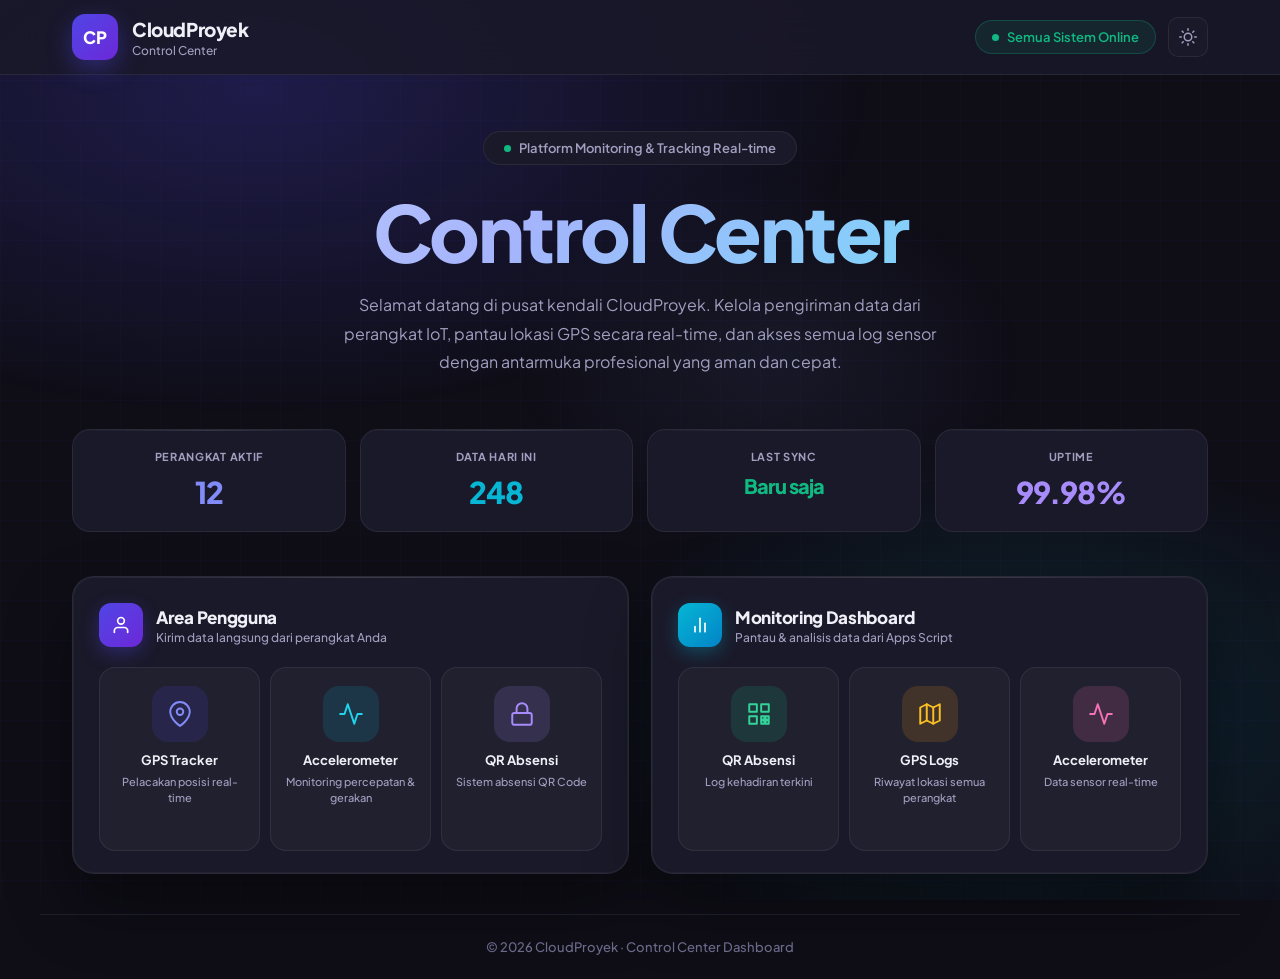
<file: index.html>
<!DOCTYPE html>
<html lang="id" data-theme="dark">
<head>
  <meta charset="UTF-8" />
  <meta name="viewport" content="width=device-width, initial-scale=1.0"/>
  <title>CloudProyek - Control Center</title>

  <link rel="preconnect" href="https://fonts.googleapis.com">
  <link rel="preconnect" href="https://fonts.gstatic.com" crossorigin>
  <link href="https://fonts.googleapis.com/css2?family=Plus+Jakarta+Sans:wght@400;500;600;700;800&display=swap" rel="stylesheet">
  <link rel="stylesheet" href="styles.css">
</head>
<body>

  <div class="bg-gradient"></div>
  <div class="bg-grid"></div>

  <!-- Header -->
  <header>
    <div class="header-inner">
      <div class="brand">
        <div class="brand-icon">CP</div>
        <div>
          <h1>CloudProyek</h1>
          <p>Control Center</p>
        </div>
      </div>
      <div class="header-right">
        <div class="online-badge">
          <span class="dot"></span>
          Semua Sistem Online
        </div>
        <button id="theme-toggle" class="theme-btn" aria-label="Toggle theme">
          <svg class="icon-sun" width="18" height="18" viewBox="0 0 24 24" fill="none" stroke="currentColor" stroke-width="2" stroke-linecap="round" stroke-linejoin="round"><circle cx="12" cy="12" r="5"/><line x1="12" y1="1" x2="12" y2="3"/><line x1="12" y1="21" x2="12" y2="23"/><line x1="4.22" y1="4.22" x2="5.64" y2="5.64"/><line x1="18.36" y1="18.36" x2="19.78" y2="19.78"/><line x1="1" y1="12" x2="3" y2="12"/><line x1="21" y1="12" x2="23" y2="12"/><line x1="4.22" y1="19.78" x2="5.64" y2="18.36"/><line x1="18.36" y1="5.64" x2="19.78" y2="4.22"/></svg>
          <svg class="icon-moon" width="18" height="18" viewBox="0 0 24 24" fill="none" stroke="currentColor" stroke-width="2" stroke-linecap="round" stroke-linejoin="round"><path d="M21 12.79A9 9 0 1 1 11.21 3 7 7 0 0 0 21 12.79z"/></svg>
        </button>
      </div>
    </div>
  </header>

  <main>

    <!-- Hero -->
    <div class="hero">
      <div class="hero-pill">
        <span class="pill-dot"></span>
        Platform Monitoring &amp; Tracking Real-time
      </div>
      <h2 class="hero-title">Control Center</h2>
      <p class="hero-desc">
        Selamat datang di pusat kendali CloudProyek. Kelola pengiriman data dari perangkat IoT,
        pantau lokasi GPS secara real-time, dan akses semua log sensor dengan antarmuka profesional yang aman dan cepat.
      </p>
    </div>

    <!-- Quick Stats -->
    <div class="stats-grid">
      <div class="stat-card">
        <div class="stat-label">Perangkat Aktif</div>
        <div class="stat-value indigo">12</div>
      </div>
      <div class="stat-card">
        <div class="stat-label">Data Hari Ini</div>
        <div class="stat-value accent">248</div>
      </div>
      <div class="stat-card">
        <div class="stat-label">Last Sync</div>
        <div class="stat-value success" style="font-size:20px">Baru saja</div>
      </div>
      <div class="stat-card">
        <div class="stat-label">Uptime</div>
        <div class="stat-value violet">99.98%</div>
      </div>
    </div>

    <!-- Sections -->
    <div class="sections-grid">

      <!-- Area Pengguna -->
      <section class="glass-card">
        <div class="section-header">
          <div class="section-icon">
            <svg width="20" height="20" viewBox="0 0 24 24" fill="none" stroke="currentColor" stroke-width="2" stroke-linecap="round" stroke-linejoin="round"><path d="M20 21v-2a4 4 0 0 0-4-4H8a4 4 0 0 0-4 4v2"/><circle cx="12" cy="7" r="4"/></svg>
          </div>
          <div>
            <h2>Area Pengguna</h2>
            <p>Kirim data langsung dari perangkat Anda</p>
          </div>
        </div>

        <div class="menu-grid">
          <a href="user/gps/index.html" target="_blank" class="menu-card">
            <div class="menu-icon-wrap color-indigo">
              <svg width="26" height="26" viewBox="0 0 24 24" fill="none" stroke="currentColor" stroke-width="1.8" stroke-linecap="round" stroke-linejoin="round"><path d="M21 10c0 7-9 13-9 13s-9-6-9-13a9 9 0 0 1 18 0z"/><circle cx="12" cy="10" r="3"/></svg>
            </div>
            <div class="menu-title">GPS Tracker</div>
            <div class="menu-desc">Pelacakan posisi real-time</div>
            <div class="menu-arrow"><svg width="13" height="13" viewBox="0 0 24 24" fill="none" stroke="currentColor" stroke-width="2.5" stroke-linecap="round" stroke-linejoin="round"><line x1="5" y1="12" x2="19" y2="12"/><polyline points="12 5 19 12 12 19"/></svg></div>
          </a>

          <a href="user/accel/index.html" target="_blank" class="menu-card">
            <div class="menu-icon-wrap color-cyan">
              <svg width="26" height="26" viewBox="0 0 24 24" fill="none" stroke="currentColor" stroke-width="1.8" stroke-linecap="round" stroke-linejoin="round"><polyline points="22 12 18 12 15 21 9 3 6 12 2 12"/></svg>
            </div>
            <div class="menu-title">Accelerometer</div>
            <div class="menu-desc">Monitoring percepatan &amp; gerakan</div>
            <div class="menu-arrow"><svg width="13" height="13" viewBox="0 0 24 24" fill="none" stroke="currentColor" stroke-width="2.5" stroke-linecap="round" stroke-linejoin="round"><line x1="5" y1="12" x2="19" y2="12"/><polyline points="12 5 19 12 12 19"/></svg></div>
          </a>

          <a href="user/kamera/index.html" target="_blank" class="menu-card">
            <div class="menu-icon-wrap color-violet">
              <svg width="26" height="26" viewBox="0 0 24 24" fill="none" stroke="currentColor" stroke-width="1.8" stroke-linecap="round" stroke-linejoin="round"><rect x="3" y="11" width="18" height="11" rx="2" ry="2"/><path d="M7 11V7a5 5 0 0 1 10 0v4"/></svg>
            </div>
            <div class="menu-title">QR Absensi</div>
            <div class="menu-desc">Sistem absensi QR Code</div>
            <div class="menu-arrow"><svg width="13" height="13" viewBox="0 0 24 24" fill="none" stroke="currentColor" stroke-width="2.5" stroke-linecap="round" stroke-linejoin="round"><line x1="5" y1="12" x2="19" y2="12"/><polyline points="12 5 19 12 12 19"/></svg></div>
          </a>
        </div>
      </section>

      <!-- Monitoring Dashboard -->
      <section class="glass-card">
        <div class="section-header">
          <div class="section-icon accent">
            <svg width="20" height="20" viewBox="0 0 24 24" fill="none" stroke="currentColor" stroke-width="2" stroke-linecap="round" stroke-linejoin="round"><line x1="18" y1="20" x2="18" y2="10"/><line x1="12" y1="20" x2="12" y2="4"/><line x1="6" y1="20" x2="6" y2="14"/></svg>
          </div>
          <div>
            <h2>Monitoring Dashboard</h2>
            <p>Pantau &amp; analisis data dari Apps Script</p>
          </div>
        </div>

        <div class="menu-grid">
          <a href="dashboard/generate-qr/index.html" target="_blank" class="menu-card">
            <div class="menu-icon-wrap color-green">
              <svg width="26" height="26" viewBox="0 0 24 24" fill="none" stroke="currentColor" stroke-width="1.8" stroke-linecap="round" stroke-linejoin="round"><rect x="3" y="3" width="7" height="7"/><rect x="14" y="3" width="7" height="7"/><rect x="3" y="14" width="7" height="7"/><rect x="14" y="14" width="3" height="3"/><rect x="18" y="14" width="3" height="3"/><rect x="14" y="18" width="3" height="3"/><rect x="18" y="18" width="3" height="3"/></svg>
            </div>
            <div class="menu-title">QR Absensi</div>
            <div class="menu-desc">Log kehadiran terkini</div>
            <div class="menu-arrow"><svg width="13" height="13" viewBox="0 0 24 24" fill="none" stroke="currentColor" stroke-width="2.5" stroke-linecap="round" stroke-linejoin="round"><line x1="5" y1="12" x2="19" y2="12"/><polyline points="12 5 19 12 12 19"/></svg></div>
          </a>

          <a href="dashboard/gps-logs/index.html" target="_blank" class="menu-card">
            <div class="menu-icon-wrap color-amber">
              <svg width="26" height="26" viewBox="0 0 24 24" fill="none" stroke="currentColor" stroke-width="1.8" stroke-linecap="round" stroke-linejoin="round"><polygon points="3 6 9 3 15 6 21 3 21 18 15 21 9 18 3 21"/><line x1="9" y1="3" x2="9" y2="18"/><line x1="15" y1="6" x2="15" y2="21"/></svg>
            </div>
            <div class="menu-title">GPS Logs</div>
            <div class="menu-desc">Riwayat lokasi semua perangkat</div>
            <div class="menu-arrow"><svg width="13" height="13" viewBox="0 0 24 24" fill="none" stroke="currentColor" stroke-width="2.5" stroke-linecap="round" stroke-linejoin="round"><line x1="5" y1="12" x2="19" y2="12"/><polyline points="12 5 19 12 12 19"/></svg></div>
          </a>

          <a href="dashboard/accel-monitor/index.html" target="_blank" class="menu-card">
            <div class="menu-icon-wrap color-rose">
              <svg width="26" height="26" viewBox="0 0 24 24" fill="none" stroke="currentColor" stroke-width="1.8" stroke-linecap="round" stroke-linejoin="round"><polyline points="22 12 18 12 15 21 9 3 6 12 2 12"/></svg>
            </div>
            <div class="menu-title">Accelerometer</div>
            <div class="menu-desc">Data sensor real-time</div>
            <div class="menu-arrow"><svg width="13" height="13" viewBox="0 0 24 24" fill="none" stroke="currentColor" stroke-width="2.5" stroke-linecap="round" stroke-linejoin="round"><line x1="5" y1="12" x2="19" y2="12"/><polyline points="12 5 19 12 12 19"/></svg></div>
          </a>
        </div>
      </section>

    </div>
  </main>

  <footer>
    <p>© 2026 CloudProyek · Control Center Dashboard</p>
  </footer>

  <script src="script.js"></script>
</body>
</html>
</file>
<file: styles.css>
/* ── Reset ── */
*, *::before, *::after { margin: 0; padding: 0; box-sizing: border-box; }

/* ── Theme Variables ── */
:root, [data-theme="dark"] {
  --primary: #4f46e5;
  --primary-light: #818cf8;
  --accent: #06b6d4;
  --success: #10b981;
  --violet: #a78bfa;
  --amber: #f59e0b;

  --bg: #0f0e17;
  --bg2: #1a1929;
  --card-bg: #1a1929;
  --card-border: rgba(255,255,255,0.07);
  --card-border-hover: rgba(79,70,229,0.35);
  --text: #f0eff7;
  --text-muted: #a09fc0;
  --text-sub: #6b6a8a;

  --header-bg: rgba(26,25,41,0.88);
  --shine: rgba(255,255,255,0.12);

  --grad-bg1: rgba(79,70,229,0.25);
  --grad-bg2: rgba(6,182,212,0.15);
  --grad-bg3: rgba(129,140,248,0.08);
  --grid-line: rgba(79,70,229,0.04);

  --hero-grad: linear-gradient(135deg, #c7d2fe 0%, #a5b4fc 40%, #67e8f9 100%);
}

[data-theme="light"] {
  --bg: #f4f3ff;
  --bg2: #ffffff;
  --card-bg: #ffffff;
  --card-border: rgba(0,0,0,0.07);
  --card-border-hover: rgba(79,70,229,0.4);
  --text: #1e1b3a;
  --text-muted: #6b6a8a;
  --text-sub: #a09fc0;

  --header-bg: rgba(255,255,255,0.88);
  --shine: rgba(255,255,255,0.6);

  --grad-bg1: rgba(79,70,229,0.08);
  --grad-bg2: rgba(6,182,212,0.06);
  --grad-bg3: rgba(129,140,248,0.04);
  --grid-line: rgba(79,70,229,0.04);

  --hero-grad: linear-gradient(135deg, #4338ca 0%, #6d28d9 50%, #0891b2 100%);
}

/* ── Body ── */
body {
  font-family: 'Plus Jakarta Sans', system-ui, sans-serif;
  background: var(--bg);
  color: var(--text);
  min-height: 100vh;
  position: relative;
  overflow-x: hidden;
  transition: background 0.35s ease, color 0.35s ease;
}

/* ── Background layers ── */
.bg-gradient {
  position: fixed;
  inset: 0;
  background:
    radial-gradient(ellipse 80% 60% at 20% 10%, var(--grad-bg1) 0%, transparent 60%),
    radial-gradient(ellipse 60% 50% at 80% 80%, var(--grad-bg2) 0%, transparent 60%),
    radial-gradient(ellipse 40% 40% at 60% 40%, var(--grad-bg3) 0%, transparent 50%);
  z-index: 0;
  pointer-events: none;
  transition: background 0.35s ease;
}

.bg-grid {
  position: fixed;
  inset: 0;
  background-image:
    linear-gradient(var(--grid-line) 1px, transparent 1px),
    linear-gradient(90deg, var(--grid-line) 1px, transparent 1px);
  background-size: 40px 40px;
  z-index: 0;
  pointer-events: none;
}

/* ── Header ── */
header {
  position: sticky;
  top: 0;
  z-index: 100;
  background: var(--header-bg);
  backdrop-filter: blur(20px);
  -webkit-backdrop-filter: blur(20px);
  border-bottom: 1px solid var(--card-border);
  transition: background 0.35s ease;
}

.header-inner {
  max-width: 1200px;
  margin: 0 auto;
  padding: 14px 32px;
  display: flex;
  align-items: center;
  justify-content: space-between;
}

.brand { display: flex; align-items: center; gap: 14px; }

.brand-icon {
  width: 46px;
  height: 46px;
  background: linear-gradient(135deg, var(--primary), #6d28d9);
  border-radius: 13px;
  display: flex;
  align-items: center;
  justify-content: center;
  color: white;
  font-size: 17px;
  font-weight: 800;
  box-shadow: 0 8px 24px rgba(79,70,229,0.4);
  flex-shrink: 0;
}

.brand h1 {
  font-size: 19px;
  font-weight: 800;
  color: var(--text);
  letter-spacing: -0.4px;
  margin-bottom: 2px;
  transition: color 0.35s;
}

.brand p {
  font-size: 12px;
  color: var(--text-muted);
  font-weight: 500;
}

.header-right { display: flex; align-items: center; gap: 12px; }

.online-badge {
  display: flex;
  align-items: center;
  gap: 8px;
  background: rgba(16,185,129,0.1);
  border: 1px solid rgba(16,185,129,0.25);
  color: var(--success);
  padding: 8px 16px;
  border-radius: 9999px;
  font-size: 13px;
  font-weight: 600;
}

.online-badge .dot {
  width: 7px; height: 7px;
  background: var(--success);
  border-radius: 50%;
  animation: pulse 2s infinite;
  flex-shrink: 0;
}

@keyframes pulse {
  0%, 100% { opacity: 1; }
  50%       { opacity: 0.4; }
}

/* ── Theme Toggle ── */
.theme-btn {
  width: 40px;
  height: 40px;
  border: 1px solid var(--card-border);
  background: var(--card-bg);
  border-radius: 10px;
  display: flex;
  align-items: center;
  justify-content: center;
  cursor: pointer;
  color: var(--text-muted);
  transition: all 0.25s ease;
}

.theme-btn:hover {
  background: rgba(79,70,229,0.12);
  border-color: var(--card-border-hover);
  color: var(--primary-light);
}

/* show/hide sun & moon based on theme */
[data-theme="dark"]  .icon-moon { display: none; }
[data-theme="dark"]  .icon-sun  { display: block; }
[data-theme="light"] .icon-sun  { display: none; }
[data-theme="light"] .icon-moon { display: block; }

/* ── Main ── */
main {
  max-width: 1200px;
  margin: 0 auto;
  padding: 56px 32px 40px;
  position: relative;
  z-index: 1;
}

/* ── Hero ── */
.hero {
  text-align: center;
  margin-bottom: 52px;
}

.hero-pill {
  display: inline-flex;
  align-items: center;
  gap: 8px;
  background: var(--card-bg);
  border: 1px solid var(--card-border);
  padding: 8px 20px;
  border-radius: 9999px;
  font-size: 13px;
  font-weight: 600;
  color: var(--text-muted);
  margin-bottom: 26px;
}

.pill-dot {
  width: 7px; height: 7px;
  background: var(--success);
  border-radius: 50%;
}

.hero-title {
  font-size: clamp(46px, 8vw, 78px);
  font-weight: 800;
  letter-spacing: -2.5px;
  margin-bottom: 18px;
  background: var(--hero-grad);
  -webkit-background-clip: text;
  -webkit-text-fill-color: transparent;
  background-clip: text;
  line-height: 1.05;
}

.hero-desc {
  max-width: 640px;
  margin: 0 auto;
  font-size: 16px;
  color: var(--text-muted);
  line-height: 1.8;
  font-weight: 400;
}

/* ── Stats Grid ── */
.stats-grid {
  display: grid;
  grid-template-columns: repeat(4, 1fr);
  gap: 14px;
  margin-bottom: 44px;
}

.stat-card {
  background: var(--card-bg);
  border: 1px solid var(--card-border);
  border-radius: 18px;
  padding: 20px 18px;
  text-align: center;
  position: relative;
  overflow: hidden;
  transition: background 0.35s, border-color 0.35s;
}

.stat-card::before {
  content: '';
  position: absolute;
  top: 0; left: 0; right: 0;
  height: 1px;
  background: linear-gradient(90deg, transparent, var(--shine), transparent);
}

.stat-label {
  font-size: 11px;
  font-weight: 700;
  text-transform: uppercase;
  letter-spacing: 0.7px;
  color: var(--text-muted);
  margin-bottom: 10px;
}

.stat-value {
  font-size: 30px;
  font-weight: 800;
  letter-spacing: -1px;
}

.stat-value.indigo { color: var(--primary-light); }
.stat-value.accent { color: var(--accent); }
.stat-value.success{ color: var(--success); }
.stat-value.violet { color: var(--violet); }

/* ── Sections Grid ── */
.sections-grid {
  display: grid;
  grid-template-columns: 1fr 1fr;
  gap: 22px;
}

/* ── Glass Card ── */
.glass-card {
  background: var(--card-bg);
  border: 1px solid var(--card-border);
  border-radius: 22px;
  padding: 26px 26px 22px;
  box-shadow: 0 20px 50px rgba(0,0,0,0.15);
  position: relative;
  overflow: hidden;
  transition: background 0.35s, border-color 0.35s, box-shadow 0.35s;
}

[data-theme="dark"] .glass-card {
  box-shadow: 0 32px 64px rgba(0,0,0,0.4), 0 0 0 1px rgba(255,255,255,0.04) inset;
}

.glass-card::before {
  content: '';
  position: absolute;
  top: 0; left: 0; right: 0;
  height: 1px;
  background: linear-gradient(90deg, transparent, var(--shine), transparent);
}

/* ── Section Header ── */
.section-header {
  display: flex;
  align-items: center;
  gap: 13px;
  margin-bottom: 20px;
}

.section-icon {
  width: 44px; height: 44px;
  background: linear-gradient(135deg, var(--primary), #6d28d9);
  border-radius: 12px;
  display: flex;
  align-items: center;
  justify-content: center;
  color: white;
  box-shadow: 0 6px 18px rgba(79,70,229,0.35);
  flex-shrink: 0;
}

.section-icon.accent {
  background: linear-gradient(135deg, var(--accent), #0284c7);
  box-shadow: 0 6px 18px rgba(6,182,212,0.3);
}

.section-header h2 {
  font-size: 17px;
  font-weight: 800;
  color: var(--text);
  letter-spacing: -0.3px;
  margin-bottom: 2px;
}

.section-header p {
  font-size: 12px;
  color: var(--text-muted);
  font-weight: 500;
}

/* ── Menu Grid ── */
.menu-grid {
  display: grid;
  grid-template-columns: repeat(3, 1fr);
  gap: 10px;
}

.menu-card {
  background: rgba(255,255,255,0.03);
  border: 1px solid var(--card-border);
  border-radius: 16px;
  padding: 18px 12px 14px;
  text-align: center;
  text-decoration: none;
  color: var(--text);
  display: flex;
  flex-direction: column;
  align-items: center;
  gap: 6px;
  transition: all 0.25s ease;
  position: relative;
}

[data-theme="light"] .menu-card {
  background: rgba(0,0,0,0.02);
}

.menu-card:hover {
  background: rgba(79,70,229,0.08);
  border-color: var(--card-border-hover);
  transform: translateY(-4px);
  box-shadow: 0 12px 28px rgba(79,70,229,0.15);
}

/* ── Menu Icon Wrap ── */
.menu-icon-wrap {
  width: 56px; height: 56px;
  border-radius: 16px;
  display: flex;
  align-items: center;
  justify-content: center;
  margin-bottom: 4px;
  transition: transform 0.25s ease;
}

.menu-card:hover .menu-icon-wrap {
  transform: scale(1.08);
}

.color-indigo { background: rgba(79,70,229,0.15);  color: #818cf8; }
.color-cyan   { background: rgba(6,182,212,0.15);   color: #22d3ee; }
.color-violet { background: rgba(167,139,250,0.15); color: #a78bfa; }
.color-green  { background: rgba(16,185,129,0.15);  color: #34d399; }
.color-amber  { background: rgba(245,158,11,0.15);  color: #fbbf24; }
.color-rose   { background: rgba(244,114,182,0.15); color: #f472b6; }

[data-theme="light"] .color-indigo { background: rgba(79,70,229,0.1);  color: #4338ca; }
[data-theme="light"] .color-cyan   { background: rgba(6,182,212,0.1);  color: #0891b2; }
[data-theme="light"] .color-violet { background: rgba(167,139,250,0.1);color: #7c3aed; }
[data-theme="light"] .color-green  { background: rgba(16,185,129,0.1); color: #059669; }
[data-theme="light"] .color-amber  { background: rgba(245,158,11,0.1); color: #d97706; }
[data-theme="light"] .color-rose   { background: rgba(244,114,182,0.1);color: #db2777; }

.menu-title {
  font-size: 13px;
  font-weight: 700;
  color: var(--text);
  transition: color 0.35s;
}

.menu-desc {
  font-size: 11px;
  color: var(--text-muted);
  line-height: 1.4;
  font-weight: 500;
}

.menu-arrow {
  margin-top: 4px;
  color: var(--primary-light);
  opacity: 0;
  transform: translateX(-4px);
  transition: all 0.25s ease;
}

.menu-card:hover .menu-arrow {
  opacity: 1;
  transform: translateX(0);
}

/* ── Footer ── */
footer {
  position: relative;
  z-index: 1;
  max-width: 1200px;
  margin: 0 auto;
  padding: 24px 32px;
  text-align: center;
  border-top: 1px solid var(--card-border);
  font-size: 13px;
  color: var(--text-sub);
  font-weight: 500;
}

/* ── Responsive ── */
@media (max-width: 1024px) {
  .sections-grid { grid-template-columns: 1fr; }
}

@media (max-width: 768px) {
  .header-inner { padding: 13px 20px; }
  main { padding: 36px 20px 28px; }
  .hero-title { font-size: 42px; letter-spacing: -1.5px; }
  .stats-grid { grid-template-columns: repeat(2, 1fr); }
  .online-badge span:not(.dot) { display: none; }
}

@media (max-width: 480px) {
  .menu-grid { grid-template-columns: 1fr; }
  .menu-card {
    flex-direction: row;
    text-align: left;
    padding: 14px 16px;
    gap: 14px;
  }
  .menu-icon-wrap { margin-bottom: 0; flex-shrink: 0; }
  .menu-arrow { margin-top: 0; margin-left: auto; opacity: 1; transform: none; }
}
</file>
